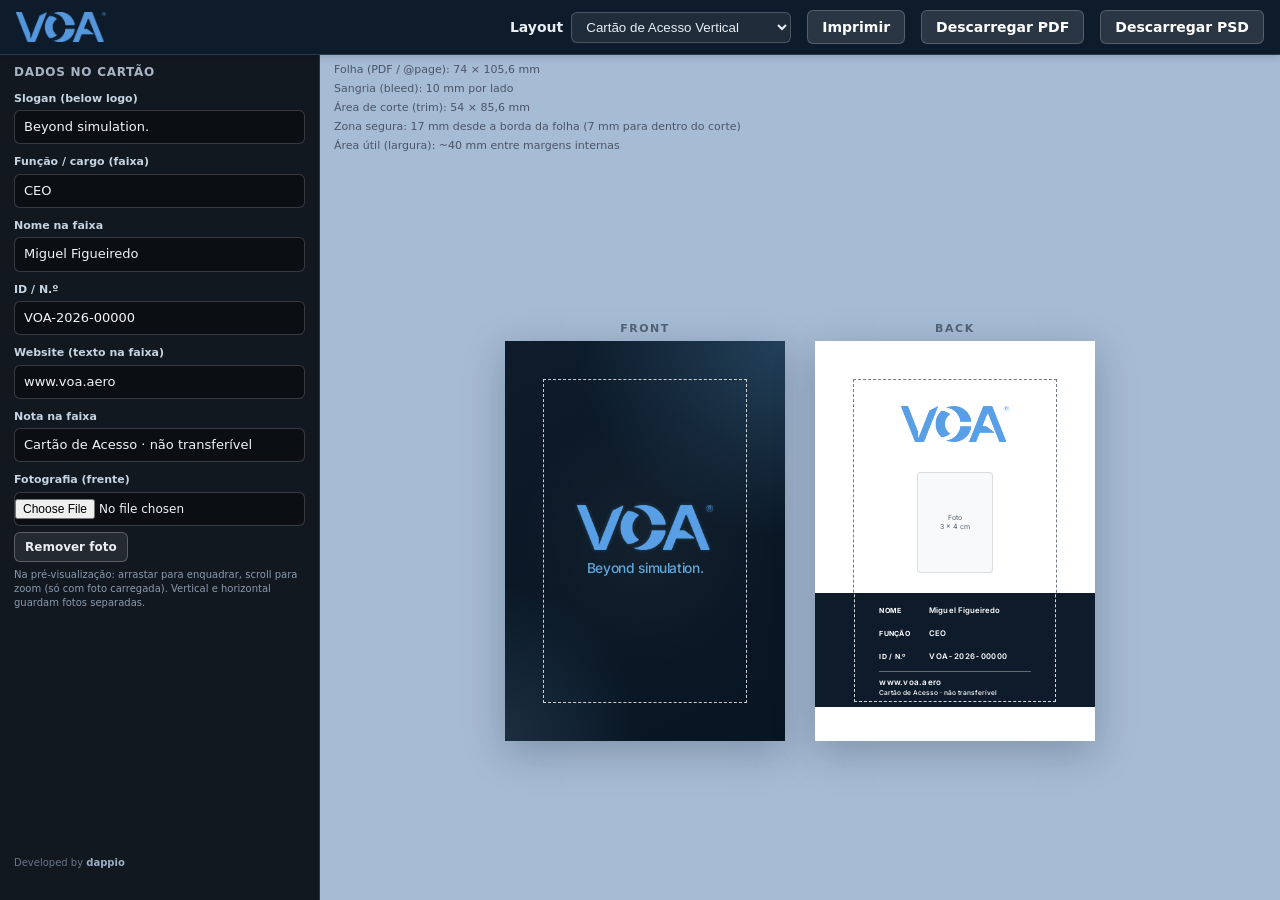
<file: index.html>
<!DOCTYPE html>
<html lang="pt">
<head>
  <meta charset="utf-8" />
  <meta name="viewport" content="width=device-width, initial-scale=1" />
  <title>VOA - Cartões (pré-visualização)</title>
  <style>
    :root {
      --bar-h: 52px;
      --navy: #0d1b2a;
      --accent: #5fa8dc;
      --shell-header-z: 10000;
      /* Coluna da pré-visualização: azul-cinza claro, ligeiramente mais escuro que branco-de-neve */
      --shell-preview-bg: #a6bbd4;
    }
    * { box-sizing: border-box; }
    body {
      margin: 0;
      font-family: system-ui, -apple-system, "Segoe UI", Roboto, sans-serif;
      font-size: 14px;
      background: #1a222c;
      color: #e8eef4;
    }
    .shell-header {
      position: fixed;
      top: 0;
      left: 0;
      right: 0;
      z-index: var(--shell-header-z);
      min-height: var(--bar-h);
      display: flex;
      align-items: center;
      justify-content: space-between;
      flex-wrap: wrap;
      gap: 10px 16px;
      padding: 10px 16px;
      background: var(--navy);
      border-bottom: 1px solid rgba(95, 168, 220, 0.25);
      box-shadow: 0 2px 8px rgba(0, 0, 0, 0.15);
    }
    .shell-header-tools {
      display: flex;
      align-items: center;
      flex-wrap: wrap;
      gap: 10px 16px;
      min-width: 0;
      margin-left: auto;
      justify-content: flex-end;
    }
    .shell-header-brand {
      flex-shrink: 0;
      line-height: 0;
      opacity: 0.95;
    }
    .shell-header-brand:hover {
      opacity: 1;
    }
    .shell-header-brand img {
      display: block;
      height: 30px;
      width: auto;
      max-width: 140px;
      object-fit: contain;
      object-position: left center;
    }
    .shell-header label {
      display: inline-flex;
      align-items: center;
      gap: 8px;
      font-weight: 600;
    }
    .shell-header select {
      padding: 6px 10px;
      border-radius: 6px;
      border: 1px solid rgba(255, 255, 255, 0.2);
      background: rgba(255, 255, 255, 0.08);
      color: inherit;
      min-width: 220px;
    }
    .shell-header select option {
      background: var(--navy);
      color: #fff;
    }
    .shell-header a.shell-pdf,
    .shell-header a.shell-psd,
    .shell-header button.shell-print {
      display: inline-flex;
      align-items: center;
      padding: 8px 14px;
      border-radius: 6px;
      font: inherit;
      font-weight: 600;
      text-decoration: none;
      color: #fff;
      background: rgba(255, 255, 255, 0.12);
      border: 1px solid rgba(255, 255, 255, 0.2);
    }
    .shell-header button.shell-print {
      cursor: pointer;
      font-family: inherit;
    }
    .shell-header a.shell-pdf:hover,
    .shell-header a.shell-psd:hover,
    .shell-header button.shell-print:hover {
      background: rgba(255, 255, 255, 0.18);
    }

    .shell-main {
      display: flex;
      flex-direction: row;
      align-items: stretch;
      min-height: 100vh;
      padding-top: var(--bar-h);
    }

    .shell-left-dock {
      width: min(320px, 100vw);
      flex-shrink: 0;
      background: rgba(18, 24, 32, 0.97);
      border-right: 1px solid rgba(95, 168, 220, 0.22);
      overflow-x: hidden;
      overflow-y: auto;
      padding: 12px 14px 20px;
      font-size: 12px;
      line-height: 1.4;
      display: flex;
      flex-direction: column;
      min-height: calc(100vh - var(--bar-h));
    }
    .shell-dock-credit {
      margin-top: auto;
      padding-top: 18px;
      font-size: 10px;
      line-height: 1.45;
      color: #6a7685;
    }
    .shell-dock-credit a {
      color: #9aaec4;
      text-decoration: none;
      font-weight: 600;
    }
    .shell-dock-credit a:hover {
      color: #b8cce0;
      text-decoration: underline;
    }

    .shell-specs-bar {
      flex-shrink: 0;
      padding: 10px 14px 9px;
    }
    .shell-specs-block {
      font-size: 11px;
      line-height: 1.45;
      margin: 0;
      padding: 0;
      border: 0;
      color: #4a5568;
    }
    .shell-specs-row {
      margin: 0 0 3px;
      padding: 0;
    }
    .shell-specs-row:last-child {
      margin-bottom: 0;
    }

    .shell-form-title {
      font-size: 12px;
      font-weight: 700;
      text-transform: uppercase;
      letter-spacing: 0.06em;
      color: #a8b4c4;
      margin: 0 0 10px;
    }
    .shell-field {
      margin-bottom: 10px;
    }
    .shell-field label {
      display: block;
      font-size: 11px;
      font-weight: 600;
      color: #c5d4e0;
      margin-bottom: 4px;
    }
    .shell-field input,
    .shell-field textarea {
      width: 100%;
      padding: 7px 9px;
      border-radius: 6px;
      border: 1px solid rgba(255, 255, 255, 0.18);
      background: rgba(0, 0, 0, 0.35);
      color: #f0f4f8;
      font: inherit;
      font-size: 13px;
    }
    .shell-field textarea {
      min-height: 52px;
      resize: vertical;
    }
    .shell-field input:focus,
    .shell-field textarea:focus {
      outline: none;
      border-color: rgba(95, 168, 220, 0.55);
      box-shadow: 0 0 0 2px rgba(95, 168, 220, 0.12);
    }
    .shell-field input[type="file"] {
      padding: 6px 0;
      font-size: 12px;
      max-width: 100%;
    }
    .shell-field .shell-btn-secondary {
      margin-top: 6px;
      padding: 6px 10px;
      border-radius: 6px;
      border: 1px solid rgba(255, 255, 255, 0.25);
      background: rgba(255, 255, 255, 0.08);
      color: #e8eef4;
      font: inherit;
      font-size: 12px;
      font-weight: 600;
      cursor: pointer;
    }
    .shell-field .shell-btn-secondary:hover {
      background: rgba(255, 255, 255, 0.14);
    }
    .shell-photo-hint {
      margin: -4px 0 10px;
      font-size: 10px;
      line-height: 1.4;
      color: #8a9aac;
    }
    .shell-form-panel[hidden] {
      display: none !important;
    }

    .shell-frame-wrap {
      flex: 1;
      min-width: 0;
      min-height: calc(100vh - var(--bar-h));
      background: var(--shell-preview-bg);
      display: flex;
      flex-direction: column;
    }
    #preview-frame {
      display: block;
      flex: 1;
      min-width: 0;
      min-height: 0;
      width: 100%;
      border: 0;
      background: transparent;
    }

    @media screen and (max-width: 900px) {
      .shell-main {
        flex-direction: column;
      }
      .shell-left-dock {
        width: 100%;
        max-height: 42vh;
        border-right: 0;
        border-bottom: 1px solid rgba(95, 168, 220, 0.2);
      }
      #preview-frame {
        flex: 1;
        min-height: 40vh;
      }
    }

    @media print {
      .shell-header,
      .shell-left-dock,
      .shell-specs-bar {
        display: none !important;
      }
      .shell-main {
        padding-top: 0;
      }
      .shell-frame-wrap {
        min-height: 100vh;
      }
      #preview-frame {
        min-height: 100vh;
      }
    }
  </style>
</head>
<body>
  <header
    class="shell-header"
    id="shell-header"
    role="toolbar"
    aria-label="Pré-visualização e exportação"
  >
    <a
      class="shell-header-brand"
      href="https://www.voa.aero"
      target="_blank"
      rel="noopener noreferrer"
      aria-label="VOA — site"
    >
      <img src="logo.png" alt="VOA" width="160" height="40" decoding="async" />
    </a>
    <div class="shell-header-tools">
      <label for="layout-pick">
        Layout
        <select id="layout-pick" name="layout" aria-label="Tipo de cartão">
          <option value="vertical">Cartão de Acesso Vertical</option>
          <option value="horizontal">Cartão de Acesso Horizontal</option>
          <option value="visitor">Cartão de Visita</option>
        </select>
      </label>
      <button type="button" id="btn-print" class="shell-print">Imprimir</button>
      <a class="shell-pdf" id="lnk-pdf" href="access-card-vertical-print.pdf" download>Descarregar PDF</a>
      <a
        class="shell-psd"
        id="lnk-psd"
        href="access-card-vertical-300dpi.psd"
        download
        title="Gere o ficheiro com: python export_cards_to_psd.py"
      >Descarregar PSD</a>
    </div>
  </header>

  <div class="shell-main">
    <aside class="shell-left-dock" id="shell-left-dock" aria-label="Dados do cartão">
      <h2 class="shell-form-title">Dados no cartão</h2>

      <div class="shell-form-panel" id="shell-form-access" hidden>
        <div class="shell-field">
      <label for="fld-brandSub">Slogan (below logo)</label>
          <input type="text" id="fld-brandSub" name="brandSub" autocomplete="off" />
        </div>
        <div class="shell-field">
          <label for="fld-role">Função / cargo (faixa)</label>
          <input type="text" id="fld-role" name="role" autocomplete="organization-title" />
        </div>
        <div class="shell-field">
          <label for="fld-bandUpperName">Nome na faixa</label>
          <input type="text" id="fld-bandUpperName" name="bandUpperName" autocomplete="off" />
        </div>
        <div class="shell-field">
          <label for="fld-idNumber">ID / N.º</label>
          <input type="text" id="fld-idNumber" name="idNumber" autocomplete="off" />
        </div>
        <div class="shell-field">
          <label for="fld-bandSite">Website (texto na faixa)</label>
          <input type="text" id="fld-bandSite" name="bandSite" autocomplete="off" />
        </div>
        <div class="shell-field">
          <label for="fld-bandMark">Nota na faixa</label>
          <input type="text" id="fld-bandMark" name="bandMark" autocomplete="off" />
        </div>
        <div class="shell-field">
          <label for="fld-access-photo">Fotografia (frente)</label>
          <input type="file" id="fld-access-photo" name="accessPhoto" accept="image/*" />
          <button type="button" class="shell-btn-secondary" id="btn-access-photo-clear">Remover foto</button>
        </div>
        <p class="shell-photo-hint" id="shell-access-photo-hint">
          Na pré-visualização: arrastar para enquadrar, scroll para zoom (só com foto carregada). Vertical e horizontal guardam fotos separadas.
        </p>
      </div>

      <div class="shell-form-panel" id="shell-form-visitor" hidden>
        <div class="shell-field">
          <label for="fld-visitorFront">Slogan (below logo)</label>
          <input type="text" id="fld-visitorFront" name="visitorFront" autocomplete="off" />
        </div>
        <div class="shell-field">
          <label for="fld-backName">Nome</label>
          <input type="text" id="fld-backName" name="backName" autocomplete="name" />
        </div>
        <div class="shell-field">
          <label for="fld-backTitle">Cargo</label>
          <input type="text" id="fld-backTitle" name="backTitle" autocomplete="organization-title" />
        </div>
        <div class="shell-field">
          <label for="fld-email">Email</label>
          <input type="email" id="fld-email" name="email" autocomplete="email" />
        </div>
        <div class="shell-field">
          <label for="fld-phone">Telefone</label>
          <input type="text" id="fld-phone" name="phone" autocomplete="tel" />
        </div>
        <div class="shell-field">
          <label for="fld-address">Morada</label>
          <textarea id="fld-address" name="address" rows="2" autocomplete="street-address"></textarea>
        </div>
        <div class="shell-field">
          <label for="fld-webUrl">Website (URL ou domínio)</label>
          <input type="text" id="fld-webUrl" name="webUrl" autocomplete="url" placeholder="https://www.voa.aero" />
        </div>
        <div class="shell-field">
          <label for="fld-visitor-photo">Fotografia (verso)</label>
          <input type="file" id="fld-visitor-photo" name="visitorPhoto" accept="image/*" />
          <button type="button" class="shell-btn-secondary" id="btn-visitor-photo-clear">Remover foto</button>
        </div>
        <p class="shell-photo-hint" id="shell-photo-hint">
          Na pré-visualização: arrastar para enquadrar, scroll para zoom (só com foto carregada).
        </p>
      </div>

      <p class="shell-dock-credit">
        Developed by
        <a href="https://dappio.pt" target="_blank" rel="noopener noreferrer">dappio</a>
      </p>
    </aside>

    <div class="shell-frame-wrap">
      <div
        class="shell-specs-bar"
        id="shell-specs-bar"
        role="region"
        aria-label="Medidas do layout"
      >
        <div class="shell-specs-block" id="shell-specs-block"></div>
      </div>
      <iframe
        id="preview-frame"
        title="Pré-visualização do cartão"
        src="access-card-vertical.html?embed=1"
      ></iframe>
    </div>
  </div>

  <script>
    (function () {
      var STORAGE_KEY = "voa-card-field-values";

      var SPEC_ROWS = {
        vertical: [
          "Folha (PDF / @page): 74 × 105,6 mm",
          "Sangria (bleed): 10 mm por lado",
          "Área de corte (trim): 54 × 85,6 mm",
          "Zona segura: 17 mm desde a borda da folha (7 mm para dentro do corte)",
          "Área útil (largura): ~40 mm entre margens internas",
        ],
        horizontal: [
          "Folha (PDF / @page): 105,6 × 74 mm",
          "Sangria (bleed): 10 mm por lado",
          "Área de corte (trim): 85,6 × 54 mm",
          "Zona segura: 17 mm desde a borda da folha (7 mm para dentro do corte)",
          "Área útil (largura): ~71,6 mm entre margens internas",
        ],
        visitor: [
          "Folha (PDF / @page): 105 × 75 mm (frente e verso)",
          "Sangria (bleed): 10 mm por lado",
          "Área de corte (trim): 85 × 55 mm (ISO)",
          "Zona segura: 17 mm desde a borda da folha (7 mm para dentro do corte)",
          "Área útil (aprox.): ~71 × 41 mm",
        ],
      };

      var ROUTES = {
        vertical: {
          html: "access-card-vertical.html?embed=1",
          pdf: "access-card-vertical-print.pdf",
          psd: "access-card-vertical-300dpi.psd",
        },
        horizontal: {
          html: "access-card-horizontal.html?embed=1",
          pdf: "access-card-horizontal-print.pdf",
          psd: "access-card-horizontal-300dpi.psd",
        },
        visitor: {
          html: "visitor-card.html?embed=1",
          pdf: "visitor-card-print.pdf",
          psd: "visitor-card-300dpi.psd",
        },
      };

      var DEFAULTS = {
        access: {
          brandSub: "Beyond simulation.",
          role: "CEO",
          bandUpperName: "Miguel Figueiredo",
          idNumber: "VOA-2026-00000",
          bandSite: "www.voa.aero",
          bandMark: "Cartão de Acesso · não transferível",
        },
        visitor: {
          visitorFront: "Beyond simulation.",
          backName: "Miguel Figueiredo",
          backTitle: "CEO",
          email: "miguel.figueiredo@voa.aero",
          phone: "(+351) 227 662 812",
          address: "R. Narciso Machado 142, 4475-250 Maia, Portugal",
          webUrl: "https://www.voa.aero",
        },
      };

      var specsBlock = document.getElementById("shell-specs-block");
      var pick = document.getElementById("layout-pick");
      var frame = document.getElementById("preview-frame");
      var lnk = document.getElementById("lnk-pdf");
      var lnkPsd = document.getElementById("lnk-psd");
      var btnPrint = document.getElementById("btn-print");
      var formAccess = document.getElementById("shell-form-access");
      var formVisitor = document.getElementById("shell-form-visitor");

      var accessInputs = formAccess.querySelectorAll("input:not([type=file])");
      var visitorInputs = formVisitor.querySelectorAll("input:not([type=file]), textarea");
      var visitorPhotoInput = document.getElementById("fld-visitor-photo");
      var visitorPhotoClear = document.getElementById("btn-visitor-photo-clear");
      var accessPhotoInput = document.getElementById("fld-access-photo");
      var accessPhotoClear = document.getElementById("btn-access-photo-clear");

      function migrateAccessLegacyInStore(all) {
        if (!all || typeof all !== "object") return;
        var a = all.access;
        if (!a || typeof a !== "object") return;
        var dirty = false;
        if (String(a.role || "").trim() === "Developer") {
          a.role = DEFAULTS.access.role;
          dirty = true;
        }
        var n = String(a.bandUpperName || "").trim();
        if (/^rui pinto$/i.test(n)) {
          a.bandUpperName = DEFAULTS.access.bandUpperName;
          dirty = true;
        }
        if (dirty) {
          try {
            localStorage.setItem(STORAGE_KEY, JSON.stringify(all));
          } catch (e) {}
        }
      }

      function loadAllStored() {
        try {
          var raw = localStorage.getItem(STORAGE_KEY);
          var o = raw ? JSON.parse(raw) : {};
          if (!o || typeof o !== "object") o = {};
          migrateAccessLegacyInStore(o);
          return o;
        } catch (e) {
          return {};
        }
      }

      function saveLayoutFields(layoutKey, fields) {
        try {
          var all = loadAllStored();
          all[layoutKey] = fields;
          localStorage.setItem(STORAGE_KEY, JSON.stringify(all));
        } catch (e) {}
      }

      function getMergedAccess() {
        var stored = loadAllStored();
        var base = {};
        for (var k in DEFAULTS.access) {
          if (Object.prototype.hasOwnProperty.call(DEFAULTS.access, k)) {
            base[k] = DEFAULTS.access[k];
          }
        }
        var s = stored.access;
        if (s && typeof s === "object") {
          for (var key in s) {
            if (Object.prototype.hasOwnProperty.call(s, key)) {
              base[key] = s[key];
            }
          }
        }
        return base;
      }

      function saveAccessFields(fields) {
        try {
          var all = loadAllStored();
          all.access = fields;
          localStorage.setItem(STORAGE_KEY, JSON.stringify(all));
        } catch (e) {}
      }

      function getMergedVisitor() {
        var stored = loadAllStored();
        var base = {};
        for (var k in DEFAULTS.visitor) {
          if (Object.prototype.hasOwnProperty.call(DEFAULTS.visitor, k)) {
            base[k] = DEFAULTS.visitor[k];
          }
        }
        var s = stored.visitor;
        if (s && typeof s === "object") {
          for (var key in s) {
            if (Object.prototype.hasOwnProperty.call(s, key)) {
              base[key] = s[key];
            }
          }
        }
        return base;
      }

      function getMergedVisitorPhoto() {
        var stored = loadAllStored();
        var p = stored.visitorPhoto;
        var out = {
          imageDataUrl: "",
          panX: 0,
          panY: 0,
          zoom: 1,
        };
        if (p && typeof p === "object") {
          if (p.imageDataUrl != null) out.imageDataUrl = String(p.imageDataUrl);
          if (p.panX != null) out.panX = Number(p.panX) || 0;
          if (p.panY != null) out.panY = Number(p.panY) || 0;
          if (p.zoom != null) out.zoom = Number(p.zoom) || 1;
        }
        return out;
      }

      function saveVisitorPhotoState(state) {
        try {
          var all = loadAllStored();
          all.visitorPhoto = state;
          localStorage.setItem(STORAGE_KEY, JSON.stringify(all));
        } catch (e) {}
      }

      function accessPhotoStorageKey(layoutKey) {
        return layoutKey === "horizontal" ? "accessPhotoHorizontal" : "accessPhotoVertical";
      }

      function getAccessPhotoState(layoutKey) {
        var stored = loadAllStored();
        var p = stored[accessPhotoStorageKey(layoutKey)];
        var out = {
          imageDataUrl: "",
          panX: 0,
          panY: 0,
          zoom: 1,
        };
        if (p && typeof p === "object") {
          if (p.imageDataUrl != null) out.imageDataUrl = String(p.imageDataUrl);
          if (p.panX != null) out.panX = Number(p.panX) || 0;
          if (p.panY != null) out.panY = Number(p.panY) || 0;
          if (p.zoom != null) out.zoom = Number(p.zoom) || 1;
        }
        return out;
      }

      function saveAccessPhotoState(layoutKey, state) {
        try {
          var all = loadAllStored();
          all[accessPhotoStorageKey(layoutKey)] = state;
          localStorage.setItem(STORAGE_KEY, JSON.stringify(all));
        } catch (e) {}
      }

      function dataUrlFromFile(file, callback) {
        var reader = new FileReader();
        reader.onload = function () {
          var result = reader.result;
          if (typeof result !== "string") {
            callback("");
            return;
          }
          var img = new Image();
          img.onload = function () {
            var maxSide = 1200;
            var w = img.naturalWidth;
            var h = img.naturalHeight;
            if (!w || !h) {
              callback(result);
              return;
            }
            var scale = Math.min(1, maxSide / Math.max(w, h));
            var tw = Math.max(1, Math.round(w * scale));
            var th = Math.max(1, Math.round(h * scale));
            var canvas = document.createElement("canvas");
            canvas.width = tw;
            canvas.height = th;
            var ctx = canvas.getContext("2d");
            if (ctx) {
              ctx.drawImage(img, 0, 0, tw, th);
              try {
                callback(canvas.toDataURL("image/jpeg", 0.9));
                return;
              } catch (err) {}
            }
            callback(result);
          };
          img.onerror = function () {
            callback(result);
          };
          img.src = result;
        };
        reader.onerror = function () {
          callback("");
        };
        reader.readAsDataURL(file);
      }

      function pushPhotoInit() {
        var key = pick.value;
        var p;
        if (key === "visitor") {
          p = getMergedVisitorPhoto();
        } else if (key === "vertical" || key === "horizontal") {
          p = getAccessPhotoState(key);
        } else {
          return;
        }
        try {
          if (!frame.contentWindow) return;
          frame.contentWindow.postMessage(
            {
              source: "voa-card-shell",
              type: "photo-init",
              layoutKey: key,
              imageDataUrl: p.imageDataUrl || null,
              panX: p.panX,
              panY: p.panY,
              zoom: p.zoom,
            },
            "*"
          );
        } catch (e) {}
      }

      function formAccessToObject() {
        return {
          brandSub: document.getElementById("fld-brandSub").value,
          role: document.getElementById("fld-role").value,
          bandUpperName: document.getElementById("fld-bandUpperName").value,
          idNumber: document.getElementById("fld-idNumber").value,
          bandSite: document.getElementById("fld-bandSite").value,
          bandMark: document.getElementById("fld-bandMark").value,
        };
      }

      function formVisitorToObject() {
        return {
          visitorFront: document.getElementById("fld-visitorFront").value,
          backName: document.getElementById("fld-backName").value,
          backTitle: document.getElementById("fld-backTitle").value,
          email: document.getElementById("fld-email").value,
          phone: document.getElementById("fld-phone").value,
          address: document.getElementById("fld-address").value,
          webUrl: document.getElementById("fld-webUrl").value,
        };
      }

      function applyAccessToForm(obj) {
        document.getElementById("fld-brandSub").value = obj.brandSub || "";
        document.getElementById("fld-role").value = obj.role || "";
        document.getElementById("fld-bandUpperName").value = obj.bandUpperName || "";
        document.getElementById("fld-idNumber").value = obj.idNumber || "";
        document.getElementById("fld-bandSite").value = obj.bandSite || "";
        document.getElementById("fld-bandMark").value = obj.bandMark || "";
      }

      function applyVisitorToForm(obj) {
        document.getElementById("fld-visitorFront").value = obj.visitorFront || "";
        document.getElementById("fld-backName").value = obj.backName || "";
        document.getElementById("fld-backTitle").value = obj.backTitle || "";
        document.getElementById("fld-email").value = obj.email || "";
        document.getElementById("fld-phone").value = obj.phone || "";
        document.getElementById("fld-address").value = obj.address || "";
        document.getElementById("fld-webUrl").value = obj.webUrl || "";
      }

      function renderSpecs(key) {
        var rows = SPEC_ROWS[key];
        specsBlock.textContent = "";
        for (var i = 0; i < rows.length; i++) {
          var row = document.createElement("p");
          row.className = "shell-specs-row";
          row.textContent = rows[i];
          specsBlock.appendChild(row);
        }
      }

      function pushFieldsToFrame() {
        var key = pick.value;
        var fields;
        if (key === "visitor") {
          fields = formVisitorToObject();
        } else {
          fields = formAccessToObject();
        }
        try {
          if (!frame.contentWindow) return;
          frame.contentWindow.postMessage(
            { source: "voa-card-shell", type: "fields-update", fields: fields },
            "*"
          );
        } catch (e) {}
      }

      var debounceT = null;
      function schedulePushAndSave() {
        if (debounceT) clearTimeout(debounceT);
        debounceT = setTimeout(function () {
          debounceT = null;
          var key = pick.value;
          if (key === "visitor") {
            saveLayoutFields("visitor", formVisitorToObject());
          } else {
            saveAccessFields(formAccessToObject());
          }
          pushFieldsToFrame();
        }, 60);
      }

      function showFormForLayout(layoutKey) {
        if (layoutKey === "visitor") {
          formAccess.hidden = true;
          formVisitor.hidden = false;
          applyVisitorToForm(getMergedVisitor());
        } else {
          formAccess.hidden = false;
          formVisitor.hidden = true;
          applyAccessToForm(getMergedAccess());
        }
      }

      function applyQueryLayout() {
        var q = new URLSearchParams(window.location.search).get("layout");
        if (q && ROUTES[q]) pick.value = q;
      }

      function syncFromUi(pushHistory) {
        var key = pick.value;
        var r = ROUTES[key];
        showFormForLayout(key);
        frame.src = r.html;
        lnk.href = r.pdf;
        lnk.setAttribute("download", r.pdf);
        lnkPsd.href = r.psd;
        lnkPsd.setAttribute("download", r.psd);
        renderSpecs(key);
        if (pushHistory) {
          var url = new URL(window.location.href);
          url.searchParams.set("layout", key);
          window.history.replaceState({}, "", url);
        }
      }

      pick.addEventListener("change", function () {
        syncFromUi(true);
      });

      frame.addEventListener("load", function () {
        setTimeout(function () {
          pushFieldsToFrame();
          pushPhotoInit();
        }, 0);
      });

      window.addEventListener("message", function (ev) {
        var d = ev.data;
        if (!d || d.source !== "voa-card-preview") return;
        if (d.type !== "photo-update") return;
        var lk = d.layoutKey;
        if (lk === "visitor") {
          var pv = getMergedVisitorPhoto();
          saveVisitorPhotoState({
            imageDataUrl: pv.imageDataUrl,
            panX: d.panX != null ? d.panX : pv.panX,
            panY: d.panY != null ? d.panY : pv.panY,
            zoom: d.zoom != null ? d.zoom : pv.zoom,
          });
        } else if (lk === "vertical" || lk === "horizontal") {
          var pa = getAccessPhotoState(lk);
          saveAccessPhotoState(lk, {
            imageDataUrl: pa.imageDataUrl,
            panX: d.panX != null ? d.panX : pa.panX,
            panY: d.panY != null ? d.panY : pa.panY,
            zoom: d.zoom != null ? d.zoom : pa.zoom,
          });
        }
      });

      visitorPhotoInput.addEventListener("change", function (e) {
        var f = e.target.files && e.target.files[0];
        if (!f) return;
        if (!/^image\//.test(f.type)) {
          window.alert("Escolha um ficheiro de imagem.");
          e.target.value = "";
          return;
        }
        dataUrlFromFile(f, function (dataUrl) {
          if (!dataUrl) return;
          saveVisitorPhotoState({
            imageDataUrl: dataUrl,
            panX: 0,
            panY: 0,
            zoom: 1,
          });
          pushPhotoInit();
        });
      });

      visitorPhotoClear.addEventListener("click", function () {
        visitorPhotoInput.value = "";
        saveVisitorPhotoState({
          imageDataUrl: "",
          panX: 0,
          panY: 0,
          zoom: 1,
        });
        pushPhotoInit();
      });

      accessPhotoInput.addEventListener("change", function (e) {
        var f = e.target.files && e.target.files[0];
        if (!f) return;
        var lk = pick.value;
        if (lk !== "vertical" && lk !== "horizontal") return;
        if (!/^image\//.test(f.type)) {
          window.alert("Escolha um ficheiro de imagem.");
          e.target.value = "";
          return;
        }
        dataUrlFromFile(f, function (dataUrl) {
          if (!dataUrl) return;
          saveAccessPhotoState(lk, {
            imageDataUrl: dataUrl,
            panX: 0,
            panY: 0,
            zoom: 1,
          });
          pushPhotoInit();
        });
      });

      accessPhotoClear.addEventListener("click", function () {
        var lk = pick.value;
        if (lk !== "vertical" && lk !== "horizontal") return;
        accessPhotoInput.value = "";
        saveAccessPhotoState(lk, {
          imageDataUrl: "",
          panX: 0,
          panY: 0,
          zoom: 1,
        });
        pushPhotoInit();
      });

      accessInputs.forEach(function (el) {
        el.addEventListener("input", schedulePushAndSave);
        el.addEventListener("change", schedulePushAndSave);
      });
      visitorInputs.forEach(function (el) {
        el.addEventListener("input", schedulePushAndSave);
        el.addEventListener("change", schedulePushAndSave);
      });

      btnPrint.addEventListener("click", function () {
        try {
          frame.contentWindow.focus();
          frame.contentWindow.print();
        } catch (e) {
          window.alert("Não foi possível imprimir. Abra este index.html a partir da pasta dos cartões.");
        }
      });

      applyQueryLayout();
      showFormForLayout(pick.value);
      syncFromUi(false);
      setTimeout(function () {
        pushFieldsToFrame();
        pushPhotoInit();
      }, 400);
    })();
  </script>
</body>
</html>
</file>
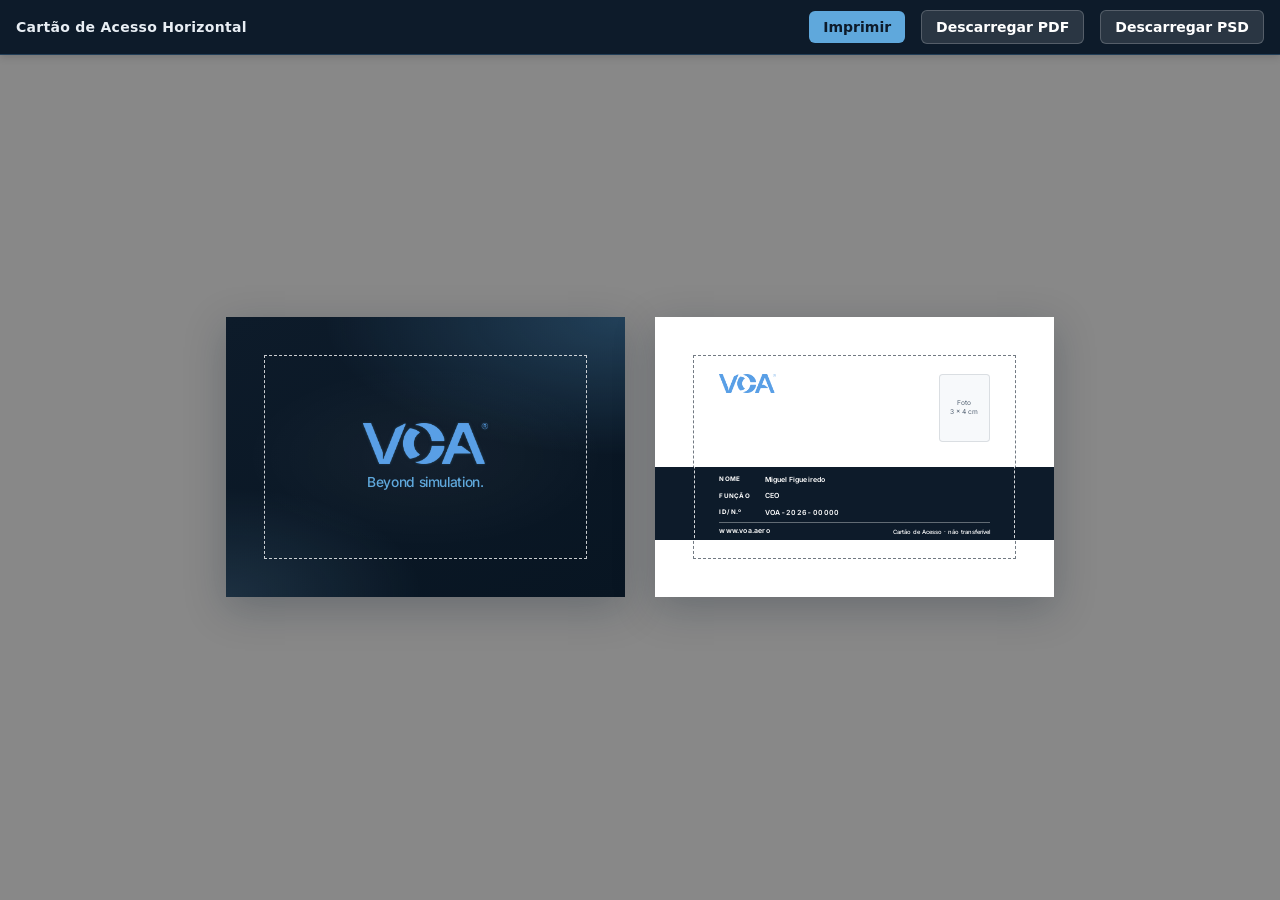
<file: access-card-horizontal.html>
<!DOCTYPE html>
<html lang="pt">
<head>
  <script>
    document.documentElement.classList.toggle("card-embed", /[?&]embed=1(?:&|$)/.test(location.search));
  </script>
  <meta charset="UTF-8" />
  <title>VOA - Cartão de Acesso Horizontal (impressão)</title>
  <link rel="preconnect" href="https://fonts.googleapis.com" />
  <link rel="preconnect" href="https://fonts.gstatic.com" crossorigin />
  <link href="https://fonts.googleapis.com/css2?family=Inter:wght@400;500;600;700&display=swap" rel="stylesheet" />
  <style>
    /*
      HORIZONTAL · Sangria 10 mm · Zona segura 17 mm da borda (10 bleed + 7 mm dentro do corte)
      Folha: 105,6 × 74 mm · Trim: 85,6 × 54 mm
    */
    :root {
      --navy: #0d1b2a;
      --navy-footer: #081522;
      --accent: #5fa8dc;
      --accent-light: #89c5ea;
      --accent-logo: #5fa8dc;
      --muted: #566475;
      --bg: #f7f9fb;
      --white: #ffffff;
      --bleed: 10mm;
      /* 17 mm da borda da folha = sangria + 7 mm para dentro do corte */
      --edge-inset: 17mm;
      --print-w: 105.6mm;
      --print-h: 74mm;
      --inner-pad-top: var(--edge-inset);
      --inner-h: var(--print-h);
      --safe-inner-w: 71.6mm;
      /* Valor alto + isolamento: PDF/Chromium por vezes empilha mal se .inner também tem z-index */
      --trim-box-z: 2147483647;
    }

    @page {
      size: 105.6mm 74mm;
      margin: 0;
    }

    * {
      box-sizing: border-box;
      margin: 0;
      padding: 0;
    }

    html {
      width: var(--print-w);
    }

    body {
      font-family: "Inter", system-ui, -apple-system, sans-serif;
      -webkit-font-smoothing: antialiased;
      background: #888;
      width: var(--print-w);
    }

    .sheet {
      width: var(--print-w);
      height: var(--print-h);
      min-width: var(--print-w);
      max-width: var(--print-w);
      min-height: var(--print-h);
      max-height: var(--print-h);
      position: relative;
      page-break-after: always;
      overflow: hidden;
      background: var(--white);
      color: var(--navy);
    }

    .card-embed-preview-unit:last-child .sheet {
      page-break-after: auto;
    }

    .trim-box {
      position: absolute;
      inset: var(--bleed);
      box-sizing: border-box;
      border: 0.12mm dashed rgba(13, 27, 42, 0.62);
      pointer-events: none;
      z-index: var(--trim-box-z);
    }

    /*
     * Lado claro + faixa escura: o tracejado escuro some sobre o navy.
     * Camada clara (por cima) mantém contraste na faixa; nos vãos vê-se o escuro no fundo branco.
     */
    .sheet--front .trim-box::after {
      content: "";
      position: absolute;
      inset: 0;
      box-sizing: border-box;
      border: 0.12mm dashed rgba(255, 255, 255, 0.82);
      pointer-events: none;
      z-index: 1;
      -webkit-print-color-adjust: exact;
      print-color-adjust: exact;
    }

    .sheet--front {
      display: flex;
      flex-direction: column;
    }

    .inner {
      position: relative;
      width: var(--print-w);
      height: var(--inner-h);
      min-height: var(--inner-h);
      max-height: var(--inner-h);
      padding: var(--inner-pad-top) var(--edge-inset) var(--edge-inset);
      display: flex;
      flex-direction: column;
      align-items: stretch;
      flex-shrink: 0;
    }

    /* Lado dados: menos padding vertical (15 mm) para caber foto + faixa acima do corte sem clip */
    .sheet--front .inner {
      padding-top: 15mm;
      padding-bottom: 15mm;
    }

    .front-row {
      display: flex;
      flex-direction: row;
      justify-content: space-between;
      align-items: flex-start;
      gap: 3mm;
      /* Só a altura do conteúdo — evita colapso que sobrepõe a faixa à foto */
      flex: 0 0 auto;
      min-height: min-content;
    }

    .front-row-left {
      flex: 1 1 auto;
      min-width: 0;
      min-height: min-content;
      display: flex;
      flex-direction: column;
      align-items: flex-start;
      text-align: left;
    }

    .sheet--front .brand-block {
      flex-shrink: 0;
      min-width: 0;
      max-width: 100%;
    }

    .brand-block {
      display: flex;
      flex-direction: column;
      gap: 2.35mm;
      align-items: flex-start;
      text-align: left;
    }

    .brand-logo img {
      display: block;
      height: 5mm;
      width: auto;
      max-width: 40mm;
      object-fit: contain;
    }

    .sheet--back .back-brand .brand-sub {
      font-size: 3.65mm;
      font-weight: 500;
      letter-spacing: -0.025em;
      line-height: 1.25;
      color: var(--accent-logo);
      margin: 0;
      text-align: center;
      max-width: 56mm;
      flex-shrink: 0;
    }

    /* Espaço flexível entre foto e faixa; pode ir a 0 se a folha estiver apertada */
    .role-to-band-spacer {
      flex: 1 1 auto;
      min-height: 0;
      width: 100%;
    }

    .photo-wrap {
      flex-shrink: 0;
      width: 13.5mm;
      height: 18mm;
      border: 0.35mm solid rgba(13, 27, 42, 0.12);
      border-radius: 1mm;
      overflow: hidden;
      background: var(--bg);
    }

    .photo-wrap .photo-viewport {
      position: relative;
      width: 100%;
      height: 100%;
      overflow: hidden;
      touch-action: none;
    }

    .photo-wrap .photo-user-img {
      position: absolute;
      left: 50%;
      top: 50%;
      transform: translate(-50%, -50%);
      max-width: none;
      pointer-events: none;
      user-select: none;
      -webkit-user-drag: none;
    }

    .photo-wrap .photo-placeholder {
      position: absolute;
      inset: 0;
      display: flex;
      align-items: center;
      justify-content: center;
      font-size: 1.75mm;
      color: var(--muted);
      text-align: center;
      padding: 1.2mm;
      line-height: 1.35;
      pointer-events: none;
      z-index: 1;
    }

    html.card-embed .photo-wrap.card-embed--has-photo .photo-placeholder {
      display: none;
    }

    html.card-embed .photo-wrap .photo-viewport {
      cursor: grab;
    }

    html.card-embed .photo-wrap .photo-viewport:active {
      cursor: grabbing;
    }

    .data-band {
      flex-shrink: 0;
      margin-left: calc(-1 * var(--edge-inset));
      margin-right: calc(-1 * var(--edge-inset));
      padding: 1.4mm var(--edge-inset) 1.4mm;
      /* Marine blue — same as deck front slide / site tokens (--navy #0D1B2A) */
      background: var(--navy);
      position: relative;
      color: var(--white);
      -webkit-print-color-adjust: exact;
      print-color-adjust: exact;
    }

    .data-grid {
      display: grid;
      gap: 0.75mm;
    }

    .data-row {
      display: grid;
      grid-template-columns: 11mm minmax(0, 1fr);
      align-items: stretch;
      gap: 1mm;
      font-size: 1.95mm;
    }

    .data-label {
      font-weight: 700;
      letter-spacing: 0.04em;
      text-transform: uppercase;
      color: var(--white);
      display: flex;
      align-items: center;
      padding: 0.3mm 0;
      font-size: 1.65mm;
    }

    .data-value {
      background: transparent;
      color: var(--white);
      font-weight: 600;
      letter-spacing: 0.01em;
      padding: 0.55mm 0;
      border-radius: 0;
      border: none;
      box-shadow: none;
      min-height: 3.65mm;
      display: flex;
      align-items: center;
      font-size: 1.85mm;
      word-break: break-word;
    }

    .data-value--mono {
      font-variant-numeric: tabular-nums;
      letter-spacing: 0.05em;
    }

    .band-footer {
      display: flex;
      flex-direction: row;
      justify-content: space-between;
      align-items: flex-end;
      gap: 1.2mm;
      margin-top: 0.75mm;
      padding-top: 0.75mm;
      border-top: 0.2mm solid rgba(255, 255, 255, 0.35);
    }

    .band-site {
      font-size: 1.85mm;
      font-weight: 600;
      color: var(--white);
      letter-spacing: 0.03em;
    }

    .band-mark {
      font-size: 1.55mm;
      color: var(--white);
      font-weight: 500;
      line-height: 1.25;
      text-align: right;
    }

    .sheet--back {
      position: relative;
      background: var(--navy);
      color: var(--white);
    }

    .sheet--back::before {
      content: "";
      position: absolute;
      inset: 0;
      z-index: 0;
      background:
        radial-gradient(ellipse 130% 85% at 100% 0%, rgba(95, 168, 220, 0.28) 0%, transparent 58%),
        radial-gradient(ellipse 95% 75% at 0% 100%, rgba(137, 197, 234, 0.14) 0%, transparent 52%),
        radial-gradient(ellipse 70% 50% at 50% 50%, rgba(255, 255, 255, 0.04) 0%, transparent 65%),
        linear-gradient(155deg, var(--navy) 0%, var(--navy-footer) 100%);
      pointer-events: none;
    }

    .sheet--back .trim-box {
      border-color: rgba(255, 255, 255, 0.82);
      z-index: var(--trim-box-z);
    }

    .back-inner {
      position: relative;
      z-index: 2;
      width: var(--print-w);
      height: var(--print-h);
      min-height: var(--print-h);
      max-height: var(--print-h);
      padding: var(--edge-inset);
      display: flex;
      flex-direction: column;
      align-items: center;
      justify-content: center;
    }

    .back-brand {
      display: flex;
      flex-direction: column;
      align-items: center;
      justify-content: center;
      gap: 2.75mm;
      flex-shrink: 0;
    }

    .back-logo {
      display: block;
      width: auto;
      max-width: 100%;
      height: auto;
      max-height: 11mm;
      object-fit: contain;
      object-position: center center;
      filter: drop-shadow(0 0.12mm 0.45mm rgba(0, 0, 0, 0.5))
        drop-shadow(0 0 0.35mm rgba(95, 168, 220, 0.35));
    }

    @media print {
      html,
      body {
        width: 105.6mm;
        margin: 0;
        padding: 0;
        background: #fff;
      }

      body {
        display: block;
        -webkit-print-color-adjust: exact;
        print-color-adjust: exact;
      }

      .sheet {
        box-shadow: none;
        margin: 0;
        page-break-after: always;
        break-after: page;
      }

      .card-embed-preview-unit:last-child .sheet {
        page-break-after: auto;
        break-after: auto;
      }

      .trim-box {
        border-color: rgba(13, 27, 42, 0.72);
        z-index: var(--trim-box-z);
      }

      .sheet--back .trim-box {
        border-color: rgba(255, 255, 255, 0.88);
        z-index: var(--trim-box-z);
      }
    }

    @media screen {
      .sheet--front .trim-box {
        border-color: rgba(13, 27, 42, 0.58);
        opacity: 1;
        z-index: var(--trim-box-z);
      }

      .sheet--back .trim-box {
        border-color: rgba(255, 255, 255, 0.78);
        opacity: 1;
        z-index: var(--trim-box-z);
      }

      html {
        width: auto;
        min-height: 100%;
      }

      body {
        width: auto;
        min-height: 100vh;
        padding: 10mm;
        display: flex;
        flex-direction: row;
        flex-wrap: wrap;
        align-items: center;
        align-content: center;
        justify-content: safe center;
        gap: 8mm;
        box-sizing: border-box;
        overflow-x: hidden;
      }

      .sheet {
        width: 105.6mm;
        height: 74mm;
        min-width: 105.6mm;
        max-width: 105.6mm;
        min-height: 74mm;
        max-height: 74mm;
        flex-shrink: 0;
        box-shadow: 0 3mm 10mm rgba(13, 27, 42, 0.25);
        margin-bottom: 0;
      }
    }
  </style>
  <link rel="stylesheet" href="cards-export.css" />
  <script src="cards-export.js" defer></script>
  <script src="card-embed-fields.js" defer></script>
  <script src="photo-embed.js" defer></script>
</head>
<body class="card-export-page">
  <div class="card-export-bar" role="toolbar" aria-label="Exportar">
    <span class="card-export-title">Cartão de Acesso Horizontal</span>
    <button type="button" class="card-export-print">Imprimir</button>
    <a class="card-export-pdf" href="access-card-horizontal-print.pdf" download>Descarregar PDF</a>
    <a
      class="card-export-psd"
      href="access-card-horizontal-300dpi.psd"
      download
      title="Gere o ficheiro com: python export_cards_to_psd.py"
    >Descarregar PSD</a>
  </div>
  <!-- Capa primeiro (como cartão de visita); dados no 2.º lado -->
  <div class="card-embed-preview-unit">
    <p class="card-embed-face-tag" aria-hidden="true">Front</p>
    <section class="sheet sheet--back" aria-label="Cartão de Acesso Horizontal - capa">
      <div class="back-inner">
        <div class="back-brand">
          <img
            class="back-logo"
            src="logo.png"
            alt="VOA logo"
            width="160"
            height="40"
            decoding="async"
          />
          <div class="brand-sub" data-card-field="brandSub">Beyond simulation.</div>
        </div>
      </div>
      <div class="trim-box" aria-hidden="true"></div>
    </section>
  </div>

  <div class="card-embed-preview-unit">
    <p class="card-embed-face-tag" aria-hidden="true">Back</p>
    <section class="sheet sheet--front" aria-label="Cartão de Acesso Horizontal - dados">
      <div class="inner">
        <div class="front-row">
          <div class="front-row-left">
            <div class="brand-block">
              <div class="brand-logo">
                <img
                  src="logo.png"
                  alt="VOA logo"
                  width="160"
                  height="40"
                  decoding="async"
                />
              </div>
            </div>
          </div>
          <div class="photo-wrap" aria-label="Fotografia">
            <div class="photo-viewport">
              <img class="photo-user-img" alt="" decoding="async" />
              <div class="photo-placeholder">
                Foto<br />3 × 4 cm
              </div>
            </div>
          </div>
        </div>
        <div class="role-to-band-spacer" aria-hidden="true"></div>

        <div class="data-band">
          <div class="data-grid">
            <div class="data-row">
              <span class="data-label">Nome</span>
              <span class="data-value" data-card-field="bandUpperName">Miguel Figueiredo</span>
            </div>
            <div class="data-row">
              <span class="data-label">Função</span>
              <span class="data-value" data-card-field="role">CEO</span>
            </div>
            <div class="data-row">
              <span class="data-label">ID / N.º</span>
              <span class="data-value data-value--mono" data-card-field="idNumber">VOA-2026-00000</span>
            </div>
          </div>
          <div class="band-footer">
            <span class="band-site" data-card-field="bandSite">www.voa.aero</span>
            <span class="band-mark" data-card-field="bandMark">Cartão de Acesso · não transferível</span>
          </div>
        </div>
      </div>
      <div class="trim-box" aria-hidden="true"></div>
    </section>
  </div>
</body>
</html>
</file>
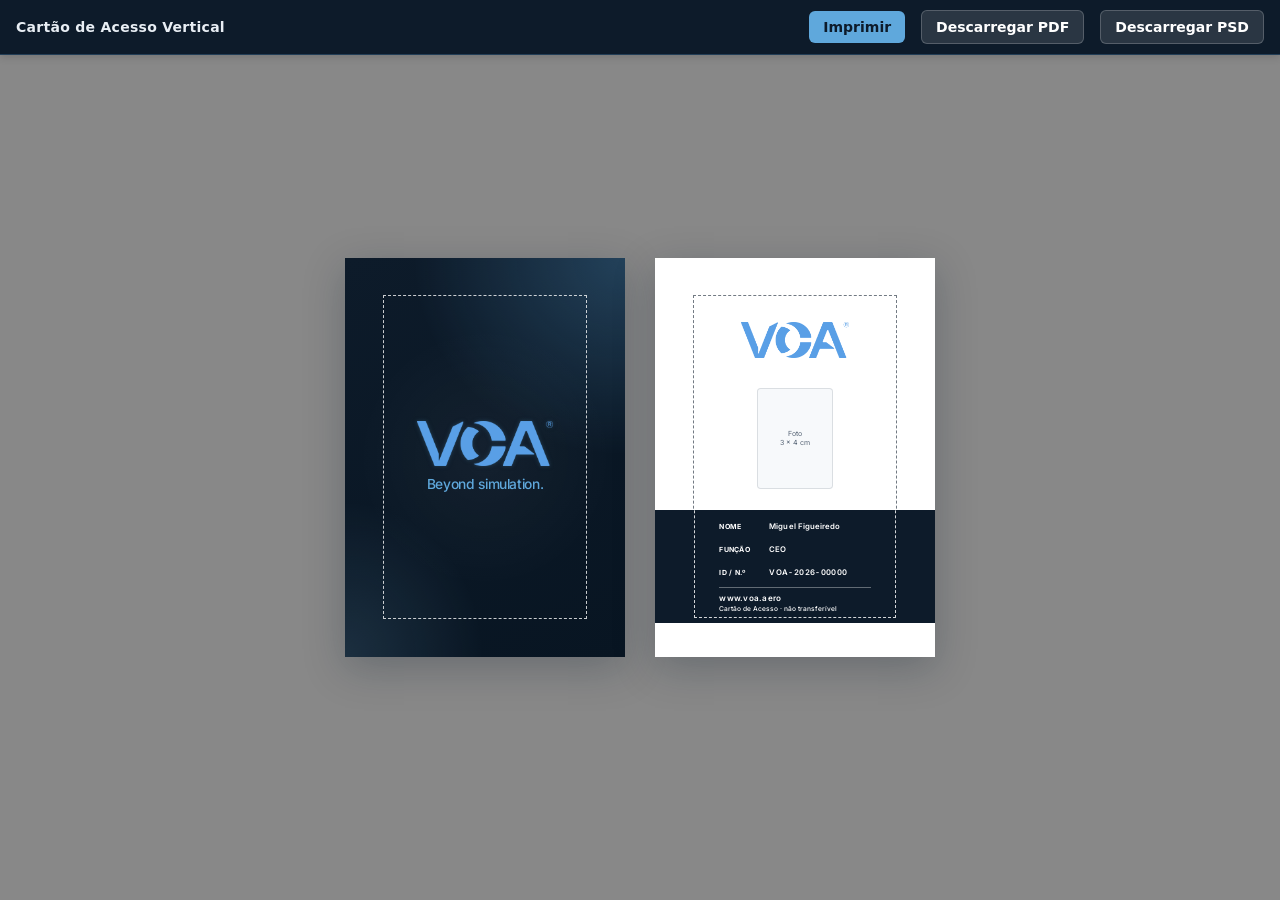
<file: access-card-vertical.html>
<!DOCTYPE html>
<html lang="pt">
<head>
  <script>
    document.documentElement.classList.toggle("card-embed", /[?&]embed=1(?:&|$)/.test(location.search));
  </script>
  <meta charset="UTF-8" />
  <title>VOA - Cartão de Acesso Vertical (impressão)</title>
  <link rel="preconnect" href="https://fonts.googleapis.com" />
  <link rel="preconnect" href="https://fonts.gstatic.com" crossorigin />
  <link href="https://fonts.googleapis.com/css2?family=Inter:wght@400;500;600;700&display=swap" rel="stylesheet" />
  <style>
    /*
      VERTICAL · Sangria 10 mm · Zona segura 17 mm da borda da folha (10 bleed + 7 mm para dentro do corte)
      Folha: 74 × 105,6 mm · Trim: 54 × 85,6 mm
    */
    :root {
      --navy: #0d1b2a;
      --navy-footer: #081522;
      --accent: #5fa8dc;
      --accent-light: #89c5ea;
      --accent-logo: #5fa8dc;
      --muted: #566475;
      --bg: #f7f9fb;
      --white: #ffffff;
      --bleed: 10mm;
      --edge-inset: 17mm;
      --print-w: 74mm;
      --print-h: 105.6mm;
      --inner-pad-top: var(--edge-inset);
      --inner-h: var(--print-h);
      --safe-inner-w: 40mm;
      --trim-box-z: 2147483647;
    }

    @page {
      size: 74mm 105.6mm;
      margin: 0;
    }

    * {
      box-sizing: border-box;
      margin: 0;
      padding: 0;
    }

    html {
      width: var(--print-w);
    }

    body {
      font-family: "Inter", system-ui, -apple-system, sans-serif;
      -webkit-font-smoothing: antialiased;
      background: #888;
      width: var(--print-w);
    }

    .sheet {
      width: var(--print-w);
      height: var(--print-h);
      min-width: var(--print-w);
      max-width: var(--print-w);
      min-height: var(--print-h);
      max-height: var(--print-h);
      position: relative;
      page-break-after: always;
      overflow: hidden;
      background: var(--white);
      color: var(--navy);
    }

    .card-embed-preview-unit:last-child .sheet {
      page-break-after: auto;
    }

    .trim-box {
      position: absolute;
      inset: var(--bleed);
      box-sizing: border-box;
      border: 0.12mm dashed rgba(13, 27, 42, 0.62);
      pointer-events: none;
      z-index: var(--trim-box-z);
      isolation: isolate;
    }

    .sheet--front .trim-box::after {
      content: "";
      position: absolute;
      inset: 0;
      box-sizing: border-box;
      border: 0.12mm dashed rgba(255, 255, 255, 0.82);
      pointer-events: none;
      z-index: 1;
      -webkit-print-color-adjust: exact;
      print-color-adjust: exact;
    }

    .sheet--front {
      display: flex;
      flex-direction: column;
    }

    .inner {
      position: relative;
      width: var(--print-w);
      height: var(--inner-h);
      min-height: var(--inner-h);
      max-height: var(--inner-h);
      padding: var(--inner-pad-top) var(--edge-inset) var(--edge-inset);
      display: flex;
      flex-direction: column;
      align-items: stretch;
      flex-shrink: 0;
    }

    .sheet--front .brand-block {
      flex-shrink: 0;
      align-self: center;
      width: 100%;
      max-width: 100%;
    }

    .brand-block {
      display: flex;
      flex-direction: column;
      gap: 2.75mm;
      align-items: center;
      text-align: center;
    }

    .brand-logo img {
      display: block;
      height: 9.5mm;
      width: auto;
      max-width: 45mm;
      object-fit: contain;
    }

    /* Slogan só na capa escura (.sheet--back); lado dados (.sheet--front) sem tagline */
    /* Mesma proporção tipográfica que access horizontal (capa .back-brand .brand-sub) */
    .sheet--back .back-brand .brand-sub {
      font-size: 3.65mm;
      font-weight: 500;
      letter-spacing: -0.025em;
      line-height: 1.25;
      color: var(--accent-logo);
      margin: 0;
      text-align: center;
      max-width: 56mm;
      flex-shrink: 0;
    }

    .sheet--front .brand-photo-gap {
      flex-shrink: 0;
      height: 8mm;
      width: 100%;
    }

    .photo-wrap {
      align-self: center;
      margin-top: 0;
      width: 20mm;
      height: 26.67mm;
      border: 0.35mm solid rgba(13, 27, 42, 0.12);
      border-radius: 1mm;
      overflow: hidden;
      background: var(--bg);
      flex-shrink: 0;
    }

    .photo-wrap .photo-viewport {
      position: relative;
      width: 100%;
      height: 100%;
      overflow: hidden;
      touch-action: none;
    }

    .photo-wrap .photo-user-img {
      position: absolute;
      left: 50%;
      top: 50%;
      transform: translate(-50%, -50%);
      max-width: none;
      pointer-events: none;
      user-select: none;
      -webkit-user-drag: none;
    }

    .photo-wrap .photo-placeholder {
      position: absolute;
      inset: 0;
      display: flex;
      align-items: center;
      justify-content: center;
      font-size: 1.85mm;
      color: var(--muted);
      text-align: center;
      padding: 1.5mm;
      line-height: 1.35;
      pointer-events: none;
      z-index: 1;
    }

    html.card-embed .photo-wrap.card-embed--has-photo .photo-placeholder {
      display: none;
    }

    html.card-embed .photo-wrap .photo-viewport {
      cursor: grab;
    }

    html.card-embed .photo-wrap .photo-viewport:active {
      cursor: grabbing;
    }

    /* Folga fixa até à faixa — sem flex-grow, para a faixa subir (espaço livre fica abaixo da faixa) */
    .role-to-band-spacer {
      flex: 0 0 auto;
      height: 5.5mm;
      min-height: 5.5mm;
      width: 100%;
    }

    .data-band {
      flex-shrink: 0;
      margin-left: calc(-1 * var(--edge-inset));
      margin-right: calc(-1 * var(--edge-inset));
      padding: 2.2mm var(--edge-inset) 2.4mm;
      /* Marine blue — same as deck front slide / site tokens (--navy #0D1B2A) */
      background: var(--navy);
      position: relative;
      color: var(--white);
      -webkit-print-color-adjust: exact;
      print-color-adjust: exact;
    }

    .data-grid {
      display: grid;
      gap: 1.2mm;
    }

    .data-row {
      display: grid;
      grid-template-columns: 12mm minmax(0, 1fr);
      align-items: stretch;
      gap: 1.2mm;
      font-size: 2.15mm;
    }

    .data-label {
      font-weight: 700;
      letter-spacing: 0.04em;
      text-transform: uppercase;
      color: var(--white);
      display: flex;
      align-items: center;
      padding: 0.6mm 0;
      font-size: 1.85mm;
    }

    .data-value {
      background: transparent;
      color: var(--white);
      font-weight: 600;
      letter-spacing: 0.01em;
      padding: 0.9mm 0;
      border-radius: 0;
      border: none;
      box-shadow: none;
      min-height: 4.85mm;
      display: flex;
      align-items: center;
      font-size: 2.05mm;
      word-break: break-word;
    }

    .data-value--mono {
      font-variant-numeric: tabular-nums;
      letter-spacing: 0.05em;
    }

    .band-footer {
      display: flex;
      flex-direction: column;
      align-items: flex-start;
      gap: 0.65mm;
      margin-top: 1.4mm;
      padding-top: 1.2mm;
      border-top: 0.25mm solid rgba(255, 255, 255, 0.35);
    }

    .band-site {
      font-size: 2.15mm;
      font-weight: 600;
      color: var(--white);
      letter-spacing: 0.03em;
    }

    .band-mark {
      font-size: 1.75mm;
      color: var(--white);
      font-weight: 500;
      line-height: 1.3;
    }

    .sheet--back {
      position: relative;
      background: var(--navy);
      color: var(--white);
    }

    .sheet--back::before {
      content: "";
      position: absolute;
      inset: 0;
      z-index: 0;
      background:
        radial-gradient(ellipse 130% 85% at 100% 0%, rgba(95, 168, 220, 0.28) 0%, transparent 58%),
        radial-gradient(ellipse 95% 75% at 0% 100%, rgba(137, 197, 234, 0.14) 0%, transparent 52%),
        radial-gradient(ellipse 70% 50% at 50% 50%, rgba(255, 255, 255, 0.04) 0%, transparent 65%),
        linear-gradient(155deg, var(--navy) 0%, var(--navy-footer) 100%);
      pointer-events: none;
    }

    .sheet--back .trim-box {
      border-color: rgba(255, 255, 255, 0.82);
      z-index: var(--trim-box-z);
    }

    .back-inner {
      position: relative;
      z-index: 2;
      width: var(--print-w);
      height: var(--print-h);
      min-height: var(--print-h);
      max-height: var(--print-h);
      padding: var(--edge-inset);
      display: flex;
      flex-direction: column;
      align-items: center;
      justify-content: center;
    }

    .back-brand {
      display: flex;
      flex-direction: column;
      align-items: center;
      justify-content: center;
      gap: 2.75mm;
      flex-shrink: 0;
    }

    /* Mesmo logo.png que a frente: azul brand sobre fundo escuro (+ sombra suave para contraste) */
    .back-logo {
      display: block;
      width: auto;
      max-width: 100%;
      height: auto;
      max-height: 12mm;
      object-fit: contain;
      object-position: center center;
      filter: drop-shadow(0 0.15mm 0.5mm rgba(0, 0, 0, 0.55))
        drop-shadow(0 0 0.4mm rgba(95, 168, 220, 0.4));
    }

    @media print {
      html,
      body {
        width: 74mm;
        margin: 0;
        padding: 0;
        background: #fff;
      }

      body {
        display: block;
        -webkit-print-color-adjust: exact;
        print-color-adjust: exact;
      }

      .sheet {
        box-shadow: none;
        margin: 0;
        page-break-after: always;
        break-after: page;
      }

      .card-embed-preview-unit:last-child .sheet {
        page-break-after: auto;
        break-after: auto;
      }

      .trim-box {
        border-color: rgba(13, 27, 42, 0.72);
        z-index: var(--trim-box-z);
      }

      .sheet--back .trim-box {
        border-color: rgba(255, 255, 255, 0.88);
        z-index: var(--trim-box-z);
      }
    }

    @media screen {
      .sheet--front .trim-box {
        border-color: rgba(13, 27, 42, 0.58);
        opacity: 1;
        z-index: var(--trim-box-z);
      }

      .sheet--back .trim-box {
        border-color: rgba(255, 255, 255, 0.78);
        opacity: 1;
        z-index: var(--trim-box-z);
      }

      html {
        width: auto;
        min-height: 100%;
      }

      body {
        width: auto;
        min-height: 100vh;
        padding: 10mm;
        display: flex;
        flex-direction: row;
        flex-wrap: wrap;
        align-items: center;
        align-content: center;
        justify-content: safe center;
        gap: 8mm;
        box-sizing: border-box;
        overflow-x: hidden;
      }

      .sheet {
        width: 74mm;
        height: 105.6mm;
        min-width: 74mm;
        max-width: 74mm;
        min-height: 105.6mm;
        max-height: 105.6mm;
        flex-shrink: 0;
        box-shadow: 0 3mm 10mm rgba(13, 27, 42, 0.25);
        margin-bottom: 0;
      }
    }
  </style>
  <link rel="stylesheet" href="cards-export.css" />
  <script src="cards-export.js" defer></script>
  <script src="card-embed-fields.js" defer></script>
  <script src="photo-embed.js" defer></script>
</head>
<body class="card-export-page">
  <div class="card-export-bar" role="toolbar" aria-label="Exportar">
    <span class="card-export-title">Cartão de Acesso Vertical</span>
    <button type="button" class="card-export-print">Imprimir</button>
    <a class="card-export-pdf" href="access-card-vertical-print.pdf" download>Descarregar PDF</a>
    <a
      class="card-export-psd"
      href="access-card-vertical-300dpi.psd"
      download
      title="Gere o ficheiro com: python export_cards_to_psd.py"
    >Descarregar PSD</a>
  </div>
  <!-- Capa primeiro (como cartão de visita); dados no 2.º lado -->
  <div class="card-embed-preview-unit">
    <p class="card-embed-face-tag" aria-hidden="true">Front</p>
    <section class="sheet sheet--back" aria-label="Cartão de Acesso Vertical - capa">
      <div class="back-inner">
        <div class="back-brand">
          <img
            class="back-logo"
            src="logo.png"
            alt="VOA logo"
            width="160"
            height="40"
            decoding="async"
          />
          <div class="brand-sub" data-card-field="brandSub">Beyond simulation.</div>
        </div>
      </div>
      <div class="trim-box" aria-hidden="true"></div>
    </section>
  </div>

  <div class="card-embed-preview-unit">
    <p class="card-embed-face-tag" aria-hidden="true">Back</p>
    <section class="sheet sheet--front" aria-label="Cartão de Acesso Vertical - dados">
      <div class="inner">
        <div class="brand-block">
          <div class="brand-logo">
            <img
              src="logo.png"
              alt="VOA logo"
              width="160"
              height="40"
              decoding="async"
            />
          </div>
        </div>

        <div class="brand-photo-gap" aria-hidden="true"></div>

        <div class="photo-wrap" aria-label="Fotografia">
          <div class="photo-viewport">
            <img class="photo-user-img" alt="" decoding="async" />
            <div class="photo-placeholder">
              Foto<br />3 × 4 cm
            </div>
          </div>
        </div>

        <div class="role-to-band-spacer" aria-hidden="true"></div>

        <div class="data-band">
          <div class="data-grid">
            <div class="data-row">
              <span class="data-label">Nome</span>
              <span class="data-value" data-card-field="bandUpperName">Miguel Figueiredo</span>
            </div>
            <div class="data-row">
              <span class="data-label">Função</span>
              <span class="data-value" data-card-field="role">CEO</span>
            </div>
            <div class="data-row">
              <span class="data-label">ID / N.º</span>
              <span class="data-value data-value--mono" data-card-field="idNumber">VOA-2026-00000</span>
            </div>
          </div>
          <div class="band-footer">
            <span class="band-site" data-card-field="bandSite">www.voa.aero</span>
            <span class="band-mark" data-card-field="bandMark">Cartão de Acesso · não transferível</span>
          </div>
        </div>
      </div>
      <div class="trim-box" aria-hidden="true"></div>
    </section>
  </div>
</body>
</html>
</file>
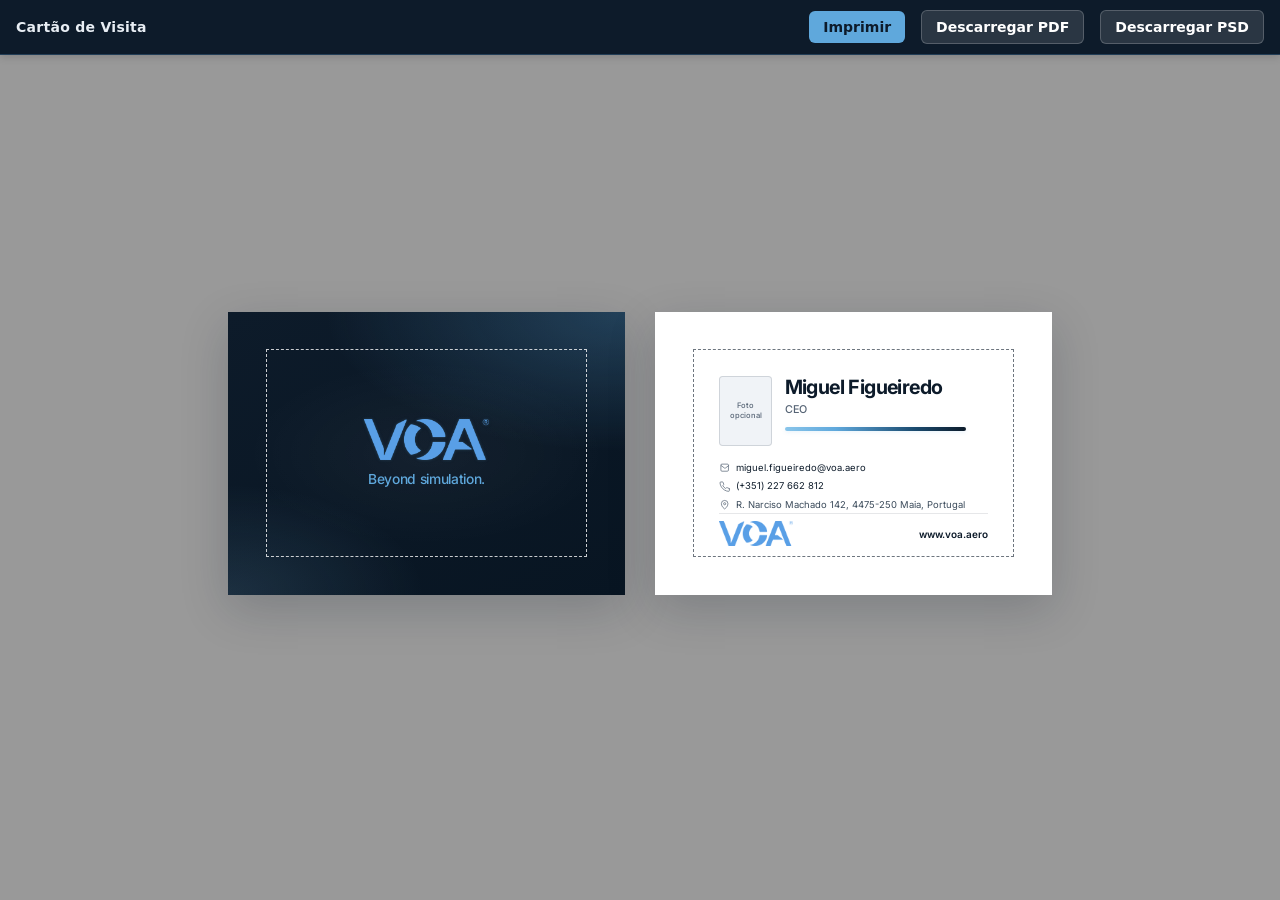
<file: visitor-card.html>
<!DOCTYPE html>
<html lang="pt">
<head>
  <script>
    document.documentElement.classList.toggle("card-embed", /[?&]embed=1(?:&|$)/.test(location.search));
  </script>
  <meta charset="UTF-8" />
  <meta name="viewport" content="width=device-width, initial-scale=1" />
  <title>VOA - Cartão de Visita (impressão)</title>
  <!-- Brand tokens align with site css/tokens.css; logo lives under website assets -->
  <link rel="preconnect" href="https://fonts.googleapis.com" />
  <link rel="preconnect" href="https://fonts.gstatic.com" crossorigin />
  <link href="https://fonts.googleapis.com/css2?family=Inter:wght@400;500;600;700&display=swap" rel="stylesheet" />
  <style>
    /*
      Trim: 85 × 55 mm (ISO / EU business card)
      Bleed: 10 mm each side → file 105 × 75 mm per side
      Safe text: 7 mm inside trim (17 mm from sheet edge)
    */
    :root {
      --navy: #0D1B2A;
      --navy-footer: #081522;
      /* Brand kit */
      --accent: #5fa8dc;
      --accent-light: #89c5ea;
      --accent-logo: #5fa8dc;
      --muted: #566475;
      --bg: #F7F9FB;
      --white: #ffffff;
      --body-sales: #3a4a5a;
      --bleed-mm: 10;
      --trim-w-mm: 85;
      --trim-h-mm: 55;
      --page-w-mm: calc(var(--trim-w-mm) + 2 * var(--bleed-mm));
      --page-h-mm: calc(var(--trim-h-mm) + 2 * var(--bleed-mm));
      --safe-inset-mm: 17; /* bleed + inner safe */
      --trim-box-z: 10000; /* linha de corte por cima de todo o conteúdo da folha */
    }

    @page {
      size: 105mm 75mm;
      margin: 0;
    }

    * {
      box-sizing: border-box;
      margin: 0;
      padding: 0;
    }

    body {
      font-family: "Inter", system-ui, -apple-system, sans-serif;
      -webkit-font-smoothing: antialiased;
      background: #999;
    }

    .sheet {
      width: 105mm;
      height: 75mm;
      position: relative;
      page-break-after: always;
      overflow: hidden;
    }

    .card-embed-preview-unit:last-child .sheet {
      page-break-after: auto;
    }

    /* Frente escura → traço claro; verso claro → traço escuro */
    .trim-box {
      position: absolute;
      inset: 10mm;
      box-sizing: border-box;
      border: 0.12mm dashed rgba(255, 255, 255, 0.82);
      pointer-events: none;
      z-index: var(--trim-box-z);
    }

    .sheet--back .trim-box {
      border-color: rgba(13, 27, 42, 0.64);
      z-index: var(--trim-box-z);
    }

    /* Front: navy + accent gradient (aligned with site / sales deck) */
    .sheet--front {
      background: var(--navy);
      color: var(--white);
    }

    .sheet--front::before {
      content: "";
      position: absolute;
      inset: 0;
      background:
        radial-gradient(ellipse 130% 85% at 100% 0%, rgba(95, 168, 220, 0.28) 0%, transparent 58%),
        radial-gradient(ellipse 95% 75% at 0% 100%, rgba(137, 197, 234, 0.14) 0%, transparent 52%),
        radial-gradient(ellipse 70% 50% at 50% 50%, rgba(255, 255, 255, 0.04) 0%, transparent 65%),
        linear-gradient(155deg, var(--navy) 0%, var(--navy-footer) 100%);
      pointer-events: none;
    }

    .front-inner {
      position: relative;
      z-index: 3;
      height: 100%;
      padding: 17mm;
      display: flex;
      flex-direction: column;
      justify-content: center;
      align-items: center;
      text-align: center;
    }

    /* Frente: bloco de marca alinhado com cartões de acesso (logo + tagline) */
    .brand-block--visitor-front {
      display: flex;
      flex-direction: column;
      align-items: center;
      text-align: center;
      width: 100%;
      gap: 2.75mm;
    }

    .brand-block--visitor-front .brand-logo img {
      display: block;
      height: 11mm;
      width: auto;
      max-width: 52mm;
      margin-left: auto;
      margin-right: auto;
      object-fit: contain;
      object-position: center center;
      filter: drop-shadow(0 0.15mm 0.45mm rgba(0, 0, 0, 0.5))
        drop-shadow(0 0 0.35mm rgba(95, 168, 220, 0.35));
    }

    /* Alinhado com o slogan da capa no access horizontal (logo ~11 mm → mesma escala de texto) */
    .brand-block--visitor-front .brand-sub {
      font-size: 3.65mm;
      font-weight: 500;
      letter-spacing: -0.025em;
      line-height: 1.25;
      color: var(--accent-logo);
      max-width: 56mm;
      margin: 0;
      text-align: center;
      flex-shrink: 0;
    }

    /* Back: solid white (no background gradients) */
    .sheet--back {
      background: #ffffff;
      color: var(--navy);
    }

    .back-inner {
      position: relative;
      z-index: 3;
      height: 100%;
      padding: 17mm;
      display: flex;
      flex-direction: column;
      justify-content: space-between;
    }

    .back-top {
      display: flex;
      flex-direction: row;
      align-items: flex-start;
      gap: 3.25mm;
      width: 100%;
    }

    .back-name-block {
      flex: 1;
      min-width: 0;
    }

    /* Fotografia opcional (verso) — mesma mecânica que photo-embed.js nos cartões de acesso */
    .visitor-photo.photo-wrap {
      flex-shrink: 0;
      margin: 0;
      width: 14mm;
      height: 18.67mm;
      border: 0.35mm solid rgba(13, 27, 42, 0.14);
      border-radius: 1mm;
      overflow: hidden;
      background: #f0f3f7;
    }

    .visitor-photo .photo-viewport {
      position: relative;
      width: 100%;
      height: 100%;
      overflow: hidden;
      touch-action: none;
    }

    .visitor-photo .photo-user-img {
      position: absolute;
      left: 50%;
      top: 50%;
      transform: translate(-50%, -50%);
      max-width: none;
      pointer-events: none;
      user-select: none;
      -webkit-user-drag: none;
    }

    .visitor-photo .photo-user-img.is-dragging {
      cursor: grabbing;
    }

    .visitor-photo .photo-placeholder {
      position: absolute;
      inset: 0;
      display: flex;
      align-items: center;
      justify-content: center;
      font-size: 2mm;
      font-weight: 500;
      color: var(--muted);
      text-align: center;
      padding: 1.5mm;
      line-height: 1.35;
      pointer-events: none;
      z-index: 1;
    }

    html.card-embed .visitor-photo.card-embed--has-photo .photo-placeholder {
      display: none;
    }

    html.card-embed .visitor-photo .photo-viewport {
      cursor: grab;
    }

    html.card-embed .visitor-photo .photo-viewport:active {
      cursor: grabbing;
    }

    .back-name {
      font-size: 5.2mm;
      font-weight: 700;
      letter-spacing: -0.03em;
      line-height: 1.15;
      color: var(--navy);
    }

    .back-title {
      margin-top: 1.25mm;
      font-size: 2.85mm;
      font-weight: 500;
      color: var(--muted);
      line-height: 1.3;
    }

    .rule-accent {
      width: 100%;
      max-width: 48mm;
      height: 1.15mm;
      background: linear-gradient(
        90deg,
        var(--accent-light) 0%,
        var(--accent) 28%,
        #1a4a6e 72%,
        var(--navy) 100%
      );
      border-radius: 0.65mm;
      margin: 2.5mm 0 2.25mm;
      box-shadow: 0 0.35mm 1.2mm rgba(95, 168, 220, 0.15);
    }

    /* Espaço entre cabeçalho (foto + nome) e linha do email em diante */
    .back-contact {
      font-size: 2.5mm;
      line-height: 1.55;
      color: var(--body-sales);
      margin-top: 3.75mm;
    }

    .back-contact a {
      color: var(--navy);
      text-decoration: none;
    }

    .back-row {
      display: flex;
      gap: 1.5mm;
      align-items: flex-start;
      margin-bottom: 1.1mm;
    }

    .back-row:last-child {
      margin-bottom: 0;
    }

    .back-icon {
      width: 3mm;
      height: 3mm;
      flex-shrink: 0;
      margin-top: 0.35mm;
      color: var(--muted);
    }

    .back-footer {
      display: flex;
      align-items: center;
      justify-content: space-between;
      gap: 2mm;
      padding-top: 2mm;
      border-top: 0.35mm solid rgba(13, 27, 42, 0.1);
    }

    .back-footer-logo {
      height: 6.5mm;
      width: auto;
      max-width: 30mm;
      object-fit: contain;
      object-position: left center;
      flex-shrink: 0;
    }

    .back-web {
      font-size: 2.65mm;
      font-weight: 600;
      color: var(--navy);
      text-decoration: none;
      flex-shrink: 0;
      text-align: right;
    }

    /* Optional: faint trim guide for proofing  -  hidden when printing if undesired */
    .trim-guide {
      display: none;
    }

    @media print {
      html,
      body {
        width: 105mm;
        margin: 0;
        padding: 0;
        background: #fff;
      }

      body {
        display: block;
        -webkit-print-color-adjust: exact;
        print-color-adjust: exact;
      }

      .sheet {
        box-shadow: none;
        margin: 0;
        page-break-after: always;
        break-after: page;
      }

      .card-embed-preview-unit:last-child .sheet {
        page-break-after: auto;
        break-after: auto;
      }

      .sheet--front .trim-box {
        border-color: rgba(255, 255, 255, 0.88);
        z-index: var(--trim-box-z);
      }

      .sheet--back .trim-box {
        border-color: rgba(13, 27, 42, 0.72);
        z-index: var(--trim-box-z);
      }
    }

    @media screen {
      .sheet--front .trim-box {
        border-color: rgba(255, 255, 255, 0.78);
        opacity: 1;
        z-index: var(--trim-box-z);
      }

      .sheet--back .trim-box {
        border-color: rgba(13, 27, 42, 0.6);
        opacity: 1;
        z-index: var(--trim-box-z);
      }

      html {
        width: auto;
        min-height: 100%;
      }

      body {
        width: auto;
        min-height: 100vh;
        padding: 12mm;
        display: flex;
        flex-direction: row;
        flex-wrap: wrap;
        align-items: center;
        align-content: center;
        justify-content: safe center;
        gap: 8mm;
        box-sizing: border-box;
        overflow-x: hidden;
      }

      .sheet {
        width: 105mm;
        height: 75mm;
        min-width: 105mm;
        max-width: 105mm;
        min-height: 75mm;
        max-height: 75mm;
        flex-shrink: 0;
        box-shadow: 0 4mm 12mm rgba(13, 27, 42, 0.2);
        margin-bottom: 0;
      }
    }
  </style>
  <link rel="stylesheet" href="cards-export.css" />
  <script src="cards-export.js" defer></script>
  <script src="card-embed-fields.js" defer></script>
  <script src="photo-embed.js" defer></script>
</head>
<body class="card-export-page">
  <div class="card-export-bar" role="toolbar" aria-label="Exportar">
    <span class="card-export-title">Cartão de Visita</span>
    <button type="button" class="card-export-print">Imprimir</button>
    <a class="card-export-pdf" href="visitor-card-print.pdf" download>Descarregar PDF</a>
    <a
      class="card-export-psd"
      href="visitor-card-300dpi.psd"
      download
      title="Gere o ficheiro com: python export_cards_to_psd.py"
    >Descarregar PSD</a>
  </div>
  <!-- Front -->
  <div class="card-embed-preview-unit">
    <p class="card-embed-face-tag" aria-hidden="true">Front</p>
    <section class="sheet sheet--front" aria-label="Cartão de Visita - frente">
      <div class="front-inner">
        <div class="brand-block brand-block--visitor-front">
          <div class="brand-logo">
            <img
              src="logo.png"
              alt="VOA logo"
              width="220"
              height="40"
              decoding="async"
            />
          </div>
          <div class="brand-sub" data-card-field="visitorFront">Beyond simulation.</div>
        </div>
      </div>
      <div class="trim-box" aria-hidden="true"></div>
    </section>
  </div>

  <!-- Verso - editar nome, cargo e contactos antes de gerar o PDF -->
  <div class="card-embed-preview-unit">
    <p class="card-embed-face-tag" aria-hidden="true">Back</p>
    <section class="sheet sheet--back" aria-label="Cartão de Visita - verso">
    <div class="back-inner">
      <div>
        <div class="back-top">
          <div class="photo-wrap visitor-photo" aria-label="Fotografia">
            <div class="photo-viewport">
              <img class="photo-user-img" alt="" decoding="async" />
              <div class="photo-placeholder">Foto<br />opcional</div>
            </div>
          </div>
          <div class="back-name-block">
            <div class="back-name" data-card-field="backName">Miguel Figueiredo</div>
            <div class="back-title" data-card-field="backTitle">CEO</div>
            <div class="rule-accent" aria-hidden="true"></div>
          </div>
        </div>
        <div class="back-contact">
          <div class="back-row">
            <svg class="back-icon" viewBox="0 0 24 24" fill="none" xmlns="http://www.w3.org/2000/svg" aria-hidden="true">
              <path d="M4 6.75A2.25 2.25 0 016.25 4.5h11.5A2.25 2.25 0 0120 6.75v10.5A2.25 2.25 0 0117.75 19.5H6.25A2.25 2.25 0 014 17.25V6.75z" stroke="currentColor" stroke-width="1.5" stroke-linejoin="round"/>
              <path d="M4.5 7.5l7.2 5.4a1.5 1.5 0 001.8 0l7.2-5.4" stroke="currentColor" stroke-width="1.5" stroke-linecap="round"/>
            </svg>
            <span><a href="mailto:miguel.figueiredo@voa.aero" data-card-field="email">miguel.figueiredo@voa.aero</a></span>
          </div>
          <div class="back-row">
            <svg class="back-icon" viewBox="0 0 24 24" fill="none" xmlns="http://www.w3.org/2000/svg" aria-hidden="true">
              <path d="M22 16.92v3a2 2 0 01-2.18 2 19.8 19.8 0 01-8.63-3.07 19.5 19.5 0 01-6-6 19.8 19.8 0 01-3.07-8.67A2 2 0 014.11 2h3a2 2 0 012 1.72c.127.96.361 1.903.7 2.81a2 2 0 01-.45 2.11L8.09 9.91a16 16 0 006 6l1.27-1.27a2 2 0 012.11-.45c.907.339 1.85.573 2.81.7A2 2 0 0022 16.92z" stroke="currentColor" stroke-width="1.5" stroke-linecap="round" stroke-linejoin="round"/>
            </svg>
            <span><a href="tel:+351227662812" data-card-field="phone">(+351) 227 662 812</a></span>
          </div>
          <div class="back-row">
            <svg class="back-icon" viewBox="0 0 24 24" fill="none" xmlns="http://www.w3.org/2000/svg" aria-hidden="true">
              <path d="M12 21s7-4.35 7-11a7 7 0 10-14 0c0 6.65 7 11 7 11z" stroke="currentColor" stroke-width="1.5" stroke-linejoin="round"/>
              <circle cx="12" cy="10" r="2.25" stroke="currentColor" stroke-width="1.5"/>
            </svg>
            <span data-card-field="address">R. Narciso Machado 142, 4475-250 Maia, Portugal</span>
          </div>
        </div>
      </div>
      <div class="back-footer">
        <img
          class="back-footer-logo"
          src="logo.png"
          alt="Logo"
          width="160"
          height="40"
          decoding="async"
        />
        <a class="back-web" href="https://www.voa.aero" data-card-field="webUrl">www.voa.aero</a>
      </div>
    </div>
    <div class="trim-box" aria-hidden="true"></div>
    </section>
  </div>
</body>
</html>
</file>
<file: cards-export.css>
/* Barra de exportação  -  oculta na impressão e no PDF (media print) */
.card-export-bar {
  position: fixed;
  top: 0;
  left: 0;
  right: 0;
  z-index: 9999;
  display: flex;
  align-items: center;
  flex-wrap: wrap;
  gap: 10px 16px;
  padding: 10px 16px;
  background: #0d1b2a;
  color: #e8eef4;
  font-family: system-ui, -apple-system, "Segoe UI", Roboto, sans-serif;
  font-size: 14px;
  border-bottom: 1px solid rgba(95, 168, 220, 0.25);
  box-shadow: 0 2px 8px rgba(0, 0, 0, 0.15);
}

.card-export-bar .card-export-title {
  font-weight: 600;
  margin-right: auto;
  letter-spacing: 0.02em;
}

.card-export-bar button {
  padding: 8px 14px;
  border-radius: 6px;
  border: none;
  font: inherit;
  font-weight: 600;
  cursor: pointer;
  background: #5fa8dc;
  color: #0d1b2a;
}

.card-export-bar button:hover {
  filter: brightness(1.08);
}

.card-export-bar a.card-export-pdf,
.card-export-bar a.card-export-psd {
  display: inline-flex;
  align-items: center;
  padding: 8px 14px;
  border-radius: 6px;
  font: inherit;
  font-weight: 600;
  text-decoration: none;
  color: #fff;
  background: rgba(255, 255, 255, 0.12);
  border: 1px solid rgba(255, 255, 255, 0.2);
}

.card-export-bar a.card-export-pdf:hover,
.card-export-bar a.card-export-psd:hover {
  background: rgba(255, 255, 255, 0.18);
}

/* Espaço sob a barra fixa (só ecrã). Combinar com body { padding: 12mm } etc. */
@media screen {
  body.card-export-page {
    padding-top: 52px;
  }
}

/* Incluído em index.html via iframe (?embed=1)  -  sem segunda barra */
html.card-embed .card-export-bar {
  display: none !important;
}

@media screen {
  /*
   * Pré-visualização no index (?embed=1): como o cartão de visita — ordem = DOM
   * (capa / lado escuro primeiro nos acessos; dados a seguir). Sem flex order.
   */
  html.card-embed body.card-export-page {
    width: auto !important;
    min-height: 100vh !important;
    padding: 12mm !important;
    display: flex !important;
    flex-direction: row !important;
    flex-wrap: wrap !important;
    align-items: center !important;
    align-content: center !important;
    justify-content: safe center !important;
    gap: 8mm !important;
    box-sizing: border-box !important;
    overflow-x: hidden !important;
  }

  /* Pré-visualização no index: sem cor própria — vê-se o fundo da página pai */
  html.card-embed,
  html.card-embed body {
    background: transparent !important;
  }
}

@media print {
  .card-export-bar {
    display: none !important;
  }

  body.card-export-page {
    padding-top: 0 !important;
  }

  /* Etiquetas Front/Back da pré-visualização — nunca no papel nem nos PDFs */
  .card-embed-face-tag {
    display: none !important;
  }
}

/* Só no ecrã com ?embed=1 — informativo por cima de cada cartão */
.card-embed-preview-unit {
  display: flex;
  flex-direction: column;
  align-items: center;
  gap: 6px;
  flex-shrink: 0;
}

.card-embed-face-tag {
  display: none;
  margin: 0;
  font-size: 11px;
  font-weight: 600;
  letter-spacing: 0.14em;
  text-transform: uppercase;
  color: rgba(13, 27, 42, 0.55);
  font-family: system-ui, -apple-system, "Segoe UI", Roboto, sans-serif;
  user-select: none;
  pointer-events: none;
}

html.card-embed .card-embed-face-tag {
  display: block;
}
</file>
